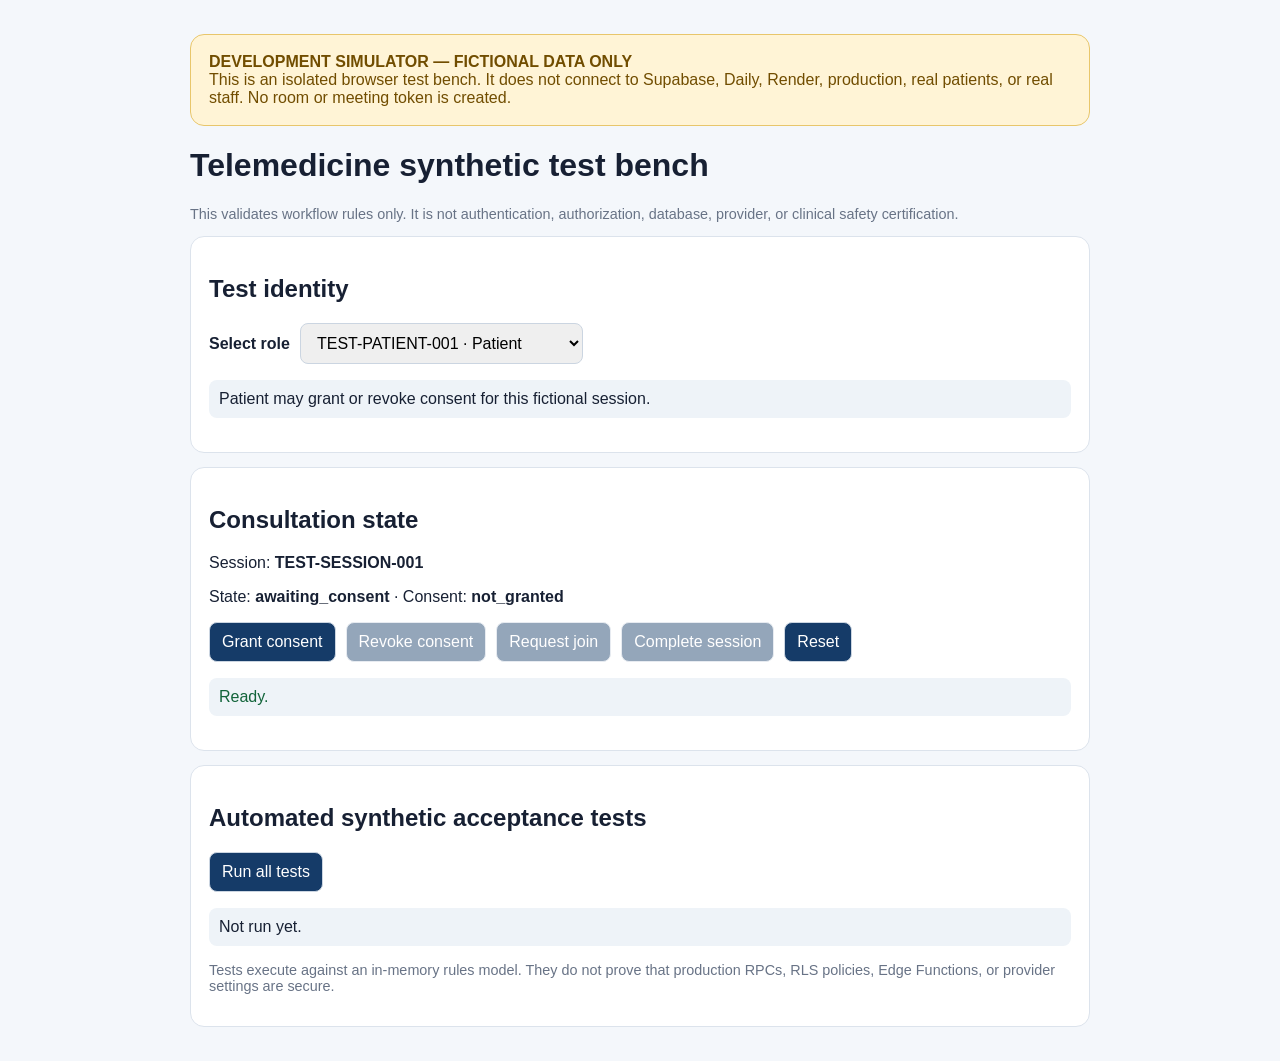
<file: dev/telemedicine-synthetic-test.html>
<!doctype html>
<html lang="en">
<head>
<meta charset="utf-8"><meta name="viewport" content="width=device-width,initial-scale=1">
<title>HealthOS — Synthetic Telemedicine Test Bench</title>
<style>
:root{font-family:Arial,sans-serif;color:#172033;background:#f4f7fb}body{margin:0;padding:20px}.wrap{max-width:900px;margin:auto}.banner,.card{background:white;border:1px solid #dce3ec;border-radius:14px;padding:18px;margin:14px 0}.banner{background:#fff4d6;border-color:#e8c66b;color:#714d00}.row{display:flex;gap:10px;flex-wrap:wrap;align-items:center}label{font-weight:600}select,button{font:inherit;padding:10px 12px;border-radius:8px;border:1px solid #cbd5e1}button{background:#153b68;color:white;cursor:pointer}button:disabled{opacity:.45;cursor:not-allowed}.status{padding:10px;background:#eef3f8;border-radius:8px}.pass{color:#12643a}.fail{color:#a11b1b}.small{color:#687386;font-size:.9rem}
</style>
</head>
<body><main class="wrap">
<div class="banner"><strong>DEVELOPMENT SIMULATOR — FICTIONAL DATA ONLY</strong><br>This is an isolated browser test bench. It does not connect to Supabase, Daily, Render, production, real patients, or real staff. No room or meeting token is created.</div>
<h1>Telemedicine synthetic test bench</h1>
<p class="small">This validates workflow rules only. It is not authentication, authorization, database, provider, or clinical safety certification.</p>
<section class="card"><h2>Test identity</h2><div class="row"><label for="identity">Select role</label><select id="identity"><option value="patient">TEST-PATIENT-001 · Patient</option><option value="doctor">TEST-DOCTOR-001 · Doctor</option><option value="nurse">TEST-NURSE-001 · Nurse</option><option value="admin">TEST-ADMIN-001 · Administrator</option></select></div><p id="identityInfo" class="status" aria-live="polite"></p></section>
<section class="card"><h2>Consultation state</h2><p>Session: <b>TEST-SESSION-001</b></p><p>State: <b id="sessionState">awaiting_consent</b> · Consent: <b id="consentState">not_granted</b></p><div class="row"><button id="grant">Grant consent</button><button id="revoke">Revoke consent</button><button id="join">Request join</button><button id="complete">Complete session</button><button id="reset">Reset</button></div><p id="result" class="status" aria-live="polite">Ready.</p></section>
<section class="card"><h2>Automated synthetic acceptance tests</h2><button id="runTests">Run all tests</button><p id="summary" class="status">Not run yet.</p><ol id="checks"></ol><p class="small">Tests execute against an in-memory rules model. They do not prove that production RPCs, RLS policies, Edge Functions, or provider settings are secure.</p></section>
</main>
<script>
(()=>{"use strict";
const $=id=>document.getElementById(id);
const fresh=()=>({consent:false,state:"awaiting_consent"});
let model=fresh();
const staff=["doctor","nurse"];
function grant(m,role){if(role!=="patient"||m.state==="completed"||m.state==="revoked")return false;m.consent=true;if(m.state==="awaiting_consent")m.state="ready";return true}
function revoke(m,role){if(role!=="patient"||!m.consent||m.state==="completed")return false;m.consent=false;m.state="revoked";return true}
function join(m,role){if(!staff.includes(role)||!m.consent||!["ready","active"].includes(m.state))return false;m.state="active";return true}
function complete(m,role){if(!staff.includes(role)||m.state!=="active")return false;m.state="completed";return true}
function render(message="Ready.",ok=true){$("sessionState").textContent=model.state;$("consentState").textContent=model.consent?"granted":"not_granted";const role=$("identity").value;$("grant").disabled=role!=="patient";$("revoke").disabled=role!=="patient"||!model.consent;$("join").disabled=!staff.includes(role)||!model.consent||!["ready","active"].includes(model.state);$("complete").disabled=!staff.includes(role)||model.state!=="active";$("identityInfo").textContent=role==="patient"?"Patient may grant or revoke consent for this fictional session.":staff.includes(role)?"Clinical staff may join only after current patient consent.":"Administrator is not automatically granted clinical consultation access."; $("result").textContent=message;$("result").className="status "+(ok?"pass":"fail")}
$("identity").addEventListener("change",()=>render());
$("grant").onclick=()=>{const ok=grant(model,$("identity").value);render(ok?"Synthetic consent granted in browser memory only.":"Blocked: patient role required or session is closed.",ok)};
$("revoke").onclick=()=>{const ok=revoke(model,$("identity").value);render(ok?"Consent revoked; active consultation state is terminated in this simulator.":"Blocked: patient role required or no revocable consent.",ok)};
$("join").onclick=()=>{const ok=join(model,$("identity").value);render(ok?"Simulated join allowed; no provider room or token created.":"Blocked: doctor/nurse role, current consent and an eligible session are required.",ok)};
$("complete").onclick=()=>{const ok=complete(model,$("identity").value);render(ok?"Synthetic session completed.":"Blocked: only an active session may be completed by doctor/nurse.",ok)};
$("reset").onclick=()=>{model=fresh();render("Browser-only test state reset.")};
const test=(name,fn)=>({name,ok:!!fn()});
function run(){
const results=[];
results.push(test("Doctor cannot join before consent",()=>!join(fresh(),"doctor")));
results.push(test("Nurse cannot join before consent",()=>!join(fresh(),"nurse")));
results.push(test("Patient can grant consent",()=>{const m=fresh();return grant(m,"patient")&&m.consent&&m.state==="ready"}));
results.push(test("Doctor can join after consent",()=>{const m=fresh();grant(m,"patient");return join(m,"doctor")&&m.state==="active"}));
results.push(test("Nurse can join after consent",()=>{const m=fresh();grant(m,"patient");return join(m,"nurse")&&m.state==="active"}));
results.push(test("Doctor cannot grant consent",()=>!grant(fresh(),"doctor")));
results.push(test("Doctor cannot revoke patient consent",()=>{const m=fresh();grant(m,"patient");return !revoke(m,"doctor")&&m.consent}));
results.push(test("Patient revocation terminates an active session",()=>{const m=fresh();grant(m,"patient");join(m,"doctor");return revoke(m,"patient")&&!m.consent&&m.state==="revoked"&&!join(m,"nurse")}));
results.push(test("Patient cannot complete a session",()=>{const m=fresh();grant(m,"patient");join(m,"doctor");return !complete(m,"patient")&&m.state==="active"}));
results.push(test("Doctor can complete an active session",()=>{const m=fresh();grant(m,"patient");join(m,"doctor");return complete(m,"doctor")&&m.state==="completed"}));
results.push(test("Completed session cannot be rejoined",()=>{const m=fresh();grant(m,"patient");join(m,"doctor");complete(m,"doctor");return !join(m,"nurse")}));
results.push(test("Administrator has no automatic clinical join permission",()=>{const m=fresh();grant(m,"patient");return !join(m,"admin")&&!complete(m,"admin")}));
$("checks").innerHTML=results.map(r=>"<li class='"+(r.ok?"pass":"fail")+"'>"+(r.ok?"PASS — ":"FAIL — ")+r.name+"</li>").join("");
const passed=results.filter(r=>r.ok).length;$("summary").textContent=passed+"/"+results.length+" tests passed."; $("summary").className="status "+(passed===results.length?"pass":"fail");
}
$("runTests").onclick=run;render();
})();
</script></body></html>
</file>
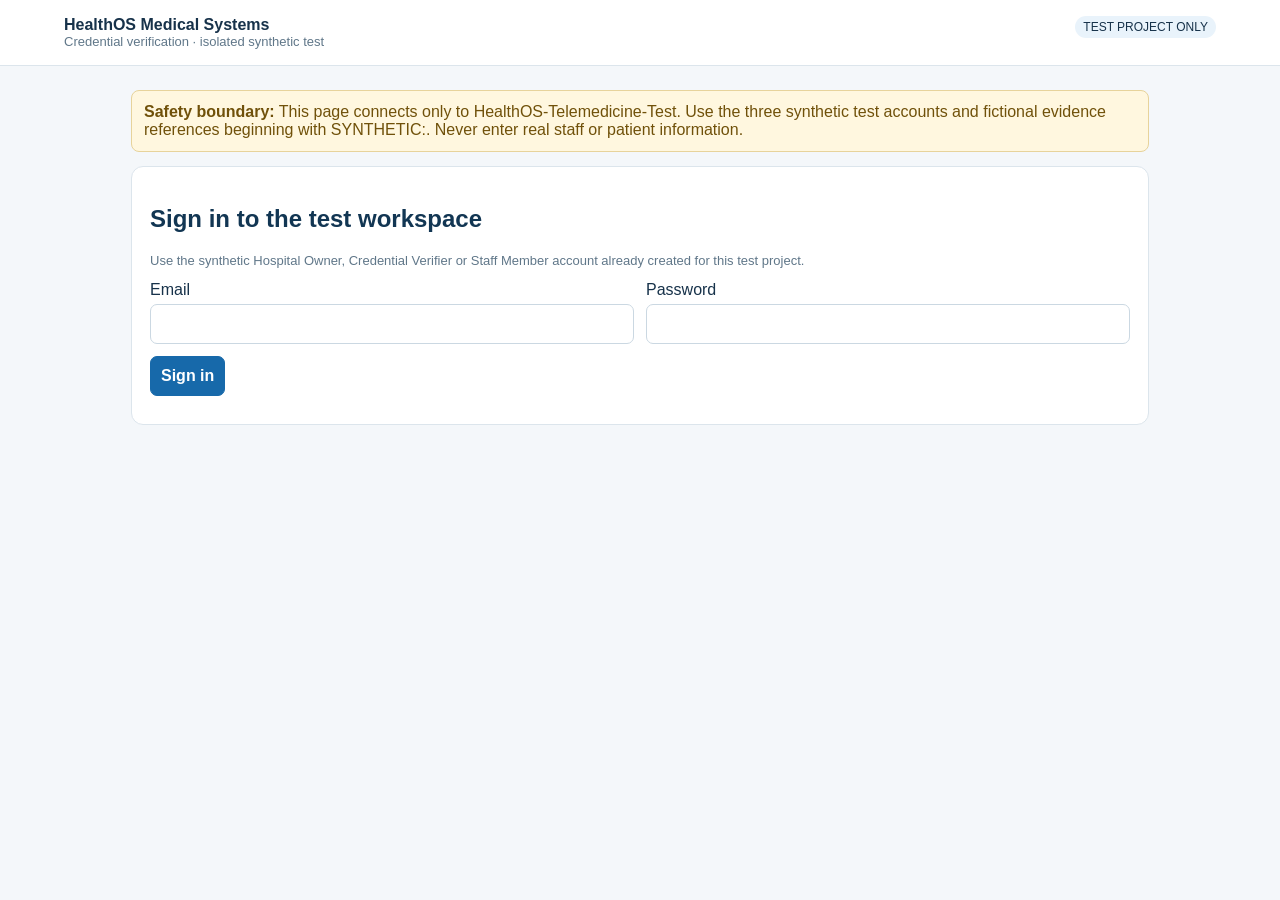
<file: prototypes/credential-review-workspace-connected-test.html>
<!doctype html>
<html lang="en">
<head>
<meta charset="utf-8"><meta name="viewport" content="width=device-width,initial-scale=1">
<title>HealthOS Credential Review — Connected Test</title>
<style>
:root{font-family:Arial,sans-serif;color:#17324a;background:#f4f7fa}*{box-sizing:border-box}body{margin:0}.top{background:#fff;padding:16px 5%;border-bottom:1px solid #dce5ec;display:flex;justify-content:space-between;gap:12px;flex-wrap:wrap}.wrap{max-width:1050px;margin:24px auto;padding:0 16px}h1,h2,h3{color:#123653}.banner{background:#fff7df;border:1px solid #e7d39b;border-radius:8px;padding:12px;margin:14px 0;color:#70510a}.panel{background:white;border:1px solid #dce5ec;border-radius:12px;padding:18px;margin:14px 0}.grid{display:grid;grid-template-columns:repeat(2,minmax(0,1fr));gap:12px}.field{display:flex;flex-direction:column;gap:5px}input,select,textarea,button{font:inherit;padding:10px;border:1px solid #cbd8e2;border-radius:7px}button{cursor:pointer;background:#1769aa;color:white;border-color:#1769aa;font-weight:600}.secondary{background:white;color:#23465f;border-color:#cbd8e2}.danger{background:#a52b22;border-color:#a52b22}.tabs{display:flex;gap:8px;flex-wrap:wrap}.tabs button{background:white;color:#23465f}.tabs button.active{background:#1769aa;color:white}.hidden{display:none!important}.muted{color:#607789;font-size:13px}.row{border:1px solid #e0e8ee;border-radius:8px;padding:12px;margin:9px 0}.row strong{display:block}.actions{display:flex;gap:8px;flex-wrap:wrap;margin-top:10px}.status{margin:10px 0;color:#17633e;white-space:pre-wrap}.error{color:#a52b22}.pill{display:inline-block;padding:4px 8px;border-radius:20px;background:#e9f3fb;font-size:12px}.full{grid-column:1/-1}@media(max-width:620px){.grid{grid-template-columns:1fr}.full{grid-column:auto}}
</style>
</head>
<body>
<header class="top"><div><strong>HealthOS Medical Systems</strong><div class="muted">Credential verification · isolated synthetic test</div></div><div><span class="pill">TEST PROJECT ONLY</span> <button id="signOut" class="secondary hidden">Sign out</button></div></header>
<main class="wrap">
<div class="banner"><strong>Safety boundary:</strong> This page connects only to HealthOS-Telemedicine-Test. Use the three synthetic test accounts and fictional evidence references beginning with SYNTHETIC:. Never enter real staff or patient information.</div>
<section id="login" class="panel"><h2>Sign in to the test workspace</h2><p class="muted">Use the synthetic Hospital Owner, Credential Verifier or Staff Member account already created for this test project.</p><form id="loginForm" class="grid"><label class="field">Email<input id="email" type="email" autocomplete="username" required></label><label class="field">Password<input id="password" type="password" autocomplete="current-password" required></label><div class="full"><button type="submit">Sign in</button></div></form><div id="loginMsg" class="status" role="status"></div></section>
<section id="app" class="hidden">
<div class="panel"><h2 id="welcome">Credential workspace</h2><div id="identity" class="muted"></div><div class="tabs" style="margin-top:14px"><button data-view="mine" class="active">My submissions</button><button data-view="queue" id="queueTab" class="hidden">Review queue</button><button data-view="verifiers" id="ownerTab" class="hidden">Verifier management</button><button data-view="expiry" id="expiryTab" class="hidden">Expiry monitoring</button></div></div>
<section id="mine" class="panel"><h3>Submit a synthetic credential</h3><form id="submitForm" class="grid">
<label class="field">Credential type<select id="recordType"><option value="professional_license">Professional licence</option><option value="qualification">Qualification</option><option value="mandatory_training">Mandatory training</option><option value="competency_assessment">Competency assessment</option></select></label>
<label class="field">Document title<input id="recordTitle" maxlength="140" required></label><label class="field">Issuing body<input id="issuingBody" maxlength="140" required></label><label class="field">Registration number<input id="registrationNumber" maxlength="80"></label><label class="field">Issue date<input id="issueDate" type="date"></label><label class="field">Expiry date<input id="expiryDate" type="date"></label><label class="field">Competency outcome<select id="competency"><option value="">Not applicable</option><option value="competent">Competent</option><option value="competent_with_supervision">Competent with supervision</option><option value="not_yet_competent">Not yet competent</option></select></label><label class="field">Synthetic evidence reference<input id="evidenceRef" pattern="SYNTHETIC:.+" placeholder="SYNTHETIC:demo-document-001" required></label><div class="full"><button type="submit">Submit for verification</button></div></form><div id="submitMsg" class="status"></div><h3>My credential records</h3><div id="myRecords"></div></section>
<section id="queue" class="panel hidden"><h3>Pending credential review</h3><button id="refreshQueue" class="secondary">Refresh queue</button><div id="queueRecords"></div><div id="reviewMsg" class="status"></div></section>
<section id="verifiers" class="panel hidden"><h3>Manage verifier access</h3><p class="muted">Only the synthetic hospital owner can appoint or deactivate the credential verifier.</p><form id="verifierForm" class="grid"><label class="field">Verifier account<select id="verifierUser"><option value="d5f1b3fa-68b3-4c3f-b3d8-1982ecfd93df">Synthetic Credential Verifier</option><option value="65ca4f69-2173-443c-af9f-57587f3c81cc">Synthetic Hospital Owner</option></select></label><label class="field">Role<select id="verifierRole"><option value="credential_verifier">Credential verifier</option><option value="hospital_owner">Hospital owner</option></select></label><div class="full actions"><button type="submit">Appoint / activate</button><button type="button" class="danger" id="deactivateVerifier">Deactivate selected assignment</button></div></form><div id="ownerMsg" class="status"></div></section>
<section id="expiry" class="panel hidden"><h3>Professional credential expiry watchlist</h3><p class="muted">Read-only monitoring of verified credentials. This does not suspend staff or authorise clinical practice.</p><div class="actions"><label class="field">Look-ahead window<select id="expiryDays"><option value="30">Next 30 days</option><option value="60" selected>Next 60 days</option><option value="90">Next 90 days</option><option value="180">Next 180 days</option><option value="365">Next 365 days</option></select></label><button id="refreshExpiry" class="secondary">Refresh watchlist</button></div><div id="expiryMsg" class="status"></div><div id="expiryRecords"></div></section>
</section>
</section>
</main>
<script type="module">
import { createClient } from 'https://esm.sh/@supabase/supabase-js@2';
const SUPABASE_URL='https://efhifeqtraibxvzozmob.supabase.co';
const SUPABASE_PUBLISHABLE_KEY='sb_publishable_t2jFPVXQ66kauAbI2lM9pw_dDxt40mF';
const db=createClient(SUPABASE_URL,SUPABASE_PUBLISHABLE_KEY);
const $=id=>document.getElementById(id);let context=null;
const labels={professional_license:'Professional licence',qualification:'Qualification',mandatory_training:'Mandatory training',competency_assessment:'Competency assessment'};
const safe=v=>String(v??'').replace(/[&<>"']/g,c=>({'&':'&amp;','<':'&lt;','>':'&gt;','"':'&quot;',"'":'&#39;'}[c]));
function message(id,msg,error=false){$(id).textContent=msg;$(id).classList.toggle('error',error)}
function showView(view){['mine','queue','verifiers','expiry'].forEach(v=>$(v).classList.toggle('hidden',v!==view));document.querySelectorAll('[data-view]').forEach(b=>b.classList.toggle('active',b.dataset.view===view));if(view==='queue')loadQueue();if(view==='mine')loadMine();if(view==='expiry')loadExpiry();}
async function call(name,args={}){const {data,error}=await db.rpc(name,args);if(error)throw error;return data;}
async function loadContext(){const c=await call('healthos_credential_get_my_context');if(!c||!c.staff_id||!c.hospital_id||!c.is_active)throw new Error('This signed-in account has no active synthetic staff profile.');context=c;$('login').classList.add('hidden');$('app').classList.remove('hidden');$('signOut').classList.remove('hidden');$('welcome').textContent='Welcome, '+c.display_name;$('identity').textContent=c.staff_code+' · '+c.professional_role_code+' · Synthetic hospital';$('queueTab').classList.toggle('hidden',!(c.is_credential_verifier||c.is_hospital_owner));$('ownerTab').classList.toggle('hidden',!c.is_hospital_owner);$('expiryTab').classList.toggle('hidden',!(c.is_credential_verifier||c.is_hospital_owner));showView('mine');}
async function loadMine(){try{const rows=await call('healthos_credential_get_mine');$('myRecords').innerHTML=(rows||[]).length?rows.map(r=>'<div class="row"><strong>'+safe(r.record_title||'Credential')+'</strong><span class="muted">'+safe(r.record_type||'')+' · '+safe(r.status||'')+'</span><div class="actions"><button class="secondary" data-history="'+safe(r.credential_id)+'">View history</button></div><div id="history-'+safe(r.credential_id)+'"></div></div>').join(''):'<p class="muted">No submissions yet.</p>';}catch(e){message('submitMsg',e.message,true)}}
async function loadQueue(){try{const rows=await call('healthos_credential_get_pending',{p_hospital_id:context.hospital_id});$('queueRecords').innerHTML=(rows||[]).length?rows.map(r=>'<article class="row"><strong>'+safe(r.record_title||'Credential')+'</strong><div class="muted">'+safe(r.staff_name||'Staff')+' · '+safe(r.professional_role_code||'')+' · '+safe(r.record_type||'')+'</div><div class="muted">Evidence: '+safe(r.evidence_reference||'Synthetic reference')+'</div><label class="field">Review reason<textarea id="note-'+safe(r.credential_id)+'" rows="2" maxlength="1000" placeholder="Explain the verification decision"></textarea></label><div class="actions"><button data-review="verified" data-id="'+safe(r.credential_id)+'">Approve</button><button class="danger" data-review="rejected" data-id="'+safe(r.credential_id)+'">Reject</button><button class="secondary" data-history="'+safe(r.credential_id)+'">History</button></div><div id="history-'+safe(r.credential_id)+'"></div></article>').join(''):'<p class="muted">No pending submissions.</p>';}catch(e){message('reviewMsg',e.message,true)}}
async function loadExpiry(){try{message('expiryMsg','Loading watchlist…');const rows=await call('healthos_credential_get_expiry_watchlist',{p_hospital_id:context.hospital_id,p_days_ahead:Number($('expiryDays').value)});$('expiryRecords').innerHTML=(rows||[]).length?rows.map(r=>'<article class="row"><strong>'+safe(r.staff_name)+' · '+safe(r.record_title)+'</strong><div class="muted">'+safe(r.professional_role_code)+' · '+safe(r.record_type)+' · '+safe(r.registration_number||'No registration number')+'</div><div>Expiry: '+safe(r.expiry_date)+' · '+safe(r.days_until_expiry)+' days · <span class="pill">'+safe(r.expiry_state)+'</span></div></article>').join(''):'<p class="muted">No verified credentials expire within this window.</p>';message('expiryMsg','Watchlist refreshed. Read-only results.');}catch(e){message('expiryMsg',e.message,true)}}
$('loginForm').addEventListener('submit',async e=>{e.preventDefault();message('loginMsg','Signing in…');const {error}=await db.auth.signInWithPassword({email:$('email').value.trim(),password:$('password').value});if(error){message('loginMsg',error.message,true);return;}try{await loadContext();}catch(err){message('loginMsg',err.message,true);await db.auth.signOut();}});
$('signOut').addEventListener('click',async()=>{await db.auth.signOut();context=null;$('app').classList.add('hidden');$('login').classList.remove('hidden');$('signOut').classList.add('hidden');$('password').value='';});
document.querySelectorAll('[data-view]').forEach(b=>b.addEventListener('click',()=>showView(b.dataset.view)));
$('submitForm').addEventListener('submit',async e=>{e.preventDefault();try{if($('evidenceRef').value.trim().startsWith('SYNTHETIC:')!==true)throw new Error('Use a fictional SYNTHETIC: evidence reference.');const issue=$('issueDate').value||null,expiry=$('expiryDate').value||null;if(issue&&expiry&&expiry<issue)throw new Error('Expiry date cannot be earlier than issue date.');await call('healthos_credential_submit',{p_hospital_id:context.hospital_id,p_staff_id:context.staff_id,p_record_type:$('recordType').value,p_record_title:$('recordTitle').value.trim(),p_issuing_body:$('issuingBody').value.trim(),p_registration_number:$('registrationNumber').value.trim()||null,p_evidence_reference:$('evidenceRef').value.trim(),p_issue_date:issue,p_expiry_date:expiry,p_competency_outcome:$('competency').value||null});$('submitForm').reset();message('submitMsg','Synthetic credential submitted. Status: pending verification.');await loadMine();}catch(err){message('submitMsg',err.message,true)}});
$('refreshQueue').addEventListener('click',loadQueue);$('refreshExpiry').addEventListener('click',loadExpiry);$('expiryDays').addEventListener('change',loadExpiry);
document.addEventListener('click',async e=>{const review=e.target.closest('[data-review]');if(review){try{const id=review.dataset.id,note=$('note-'+id).value.trim();if(note.length<3)throw new Error('Enter a meaningful review reason first.');await call('healthos_credential_review',{p_credential_id:id,p_decision:review.dataset.review,p_notes:note});message('reviewMsg','Decision saved and audit event recorded.');await loadQueue();}catch(err){message('reviewMsg',err.message,true)}}
const hist=e.target.closest('[data-history]');if(hist){const id=hist.dataset.history;try{const data=await call('healthos_credential_get_history',{p_credential_id:id});$('history-'+id).innerHTML='<pre style="white-space:pre-wrap;overflow-wrap:anywhere">'+safe(JSON.stringify(data,null,2))+'</pre>';}catch(err){$('history-'+id).textContent=err.message;}}});
$('verifierForm').addEventListener('submit',async e=>{e.preventDefault();try{const result=await call('healthos_credential_manage_verifier',{p_hospital_id:context.hospital_id,p_verifier_user_id:$('verifierUser').value,p_verifier_role:$('verifierRole').value,p_active:true});message('ownerMsg',JSON.stringify(result));}catch(err){message('ownerMsg',err.message,true)}});
$('deactivateVerifier').addEventListener('click',async()=>{try{const result=await call('healthos_credential_manage_verifier',{p_hospital_id:context.hospital_id,p_verifier_user_id:$('verifierUser').value,p_verifier_role:$('verifierRole').value,p_active:false});message('ownerMsg',JSON.stringify(result));}catch(err){message('ownerMsg',err.message,true)}});
const {data:{session}}=await db.auth.getSession();if(session){try{await loadContext()}catch(e){await db.auth.signOut();}}
</script>
</body></html>
</file>
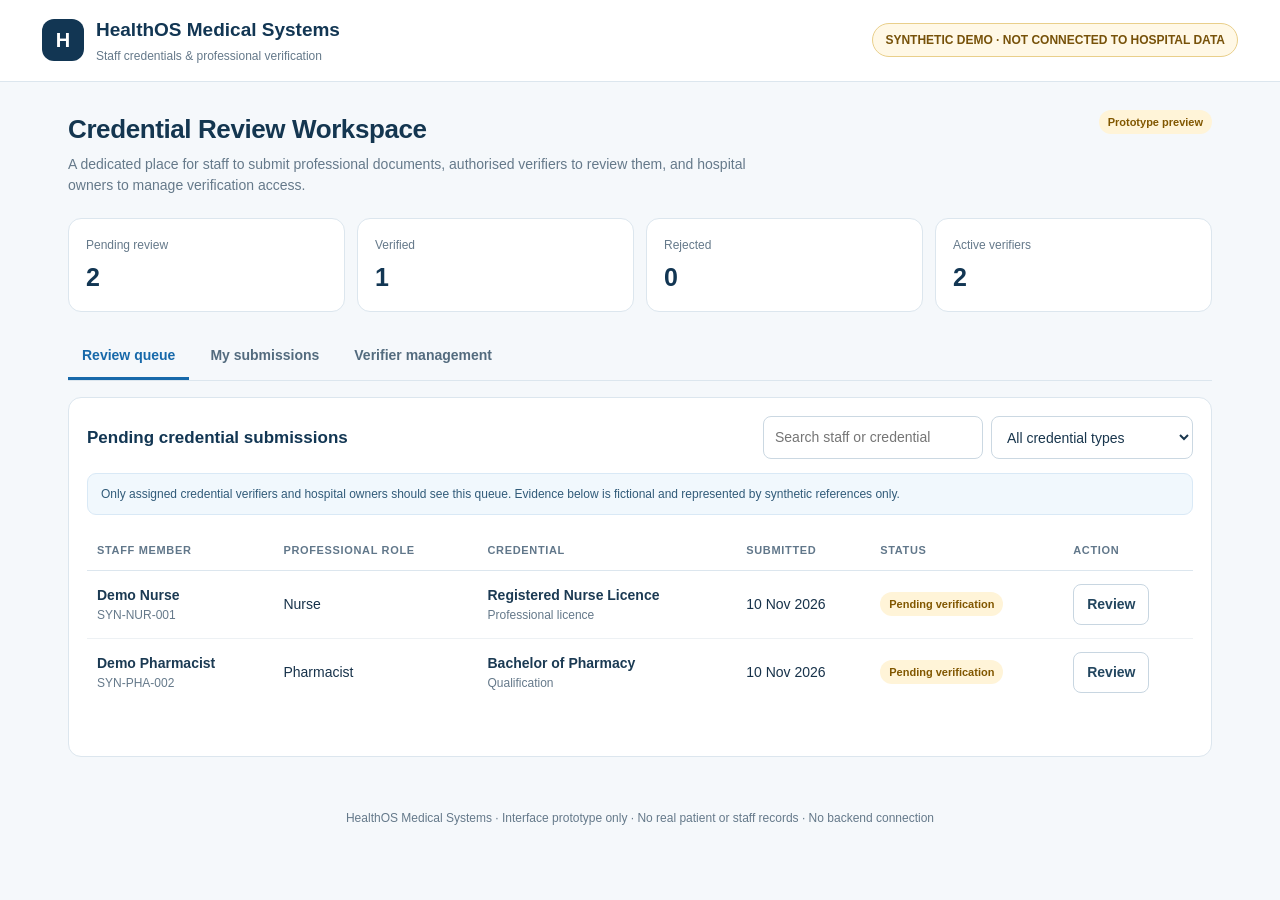
<file: prototypes/credential-review-workspace.html>
<!doctype html>
<html lang="en">
<head>
<meta charset="utf-8">
<meta name="viewport" content="width=device-width,initial-scale=1">
<meta name="theme-color" content="#ffffff">
<title>HealthOS | Credential Review Workspace — Prototype</title>
<style>
:root{font-family:Inter,"Segoe UI",Arial,sans-serif;color:#17324a;background:#f5f8fb;--navy:#123653;--blue:#1769aa;--line:#dce6ee;--muted:#65798a;--green:#16794b;--amber:#986400;--red:#b42318}
*{box-sizing:border-box}body{margin:0;font-size:14px;line-height:1.5}button,input,select,textarea{font:inherit}button{cursor:pointer}
.top{background:#fff;border-bottom:1px solid var(--line);padding:16px clamp(16px,4vw,42px);display:flex;justify-content:space-between;align-items:center;gap:16px;flex-wrap:wrap}
.brand{display:flex;align-items:center;gap:12px}.mark{width:42px;height:42px;border-radius:12px;background:var(--navy);color:white;display:grid;place-items:center;font-weight:800;font-size:20px}.brand h1{font-size:19px;margin:0;color:var(--navy)}.brand p{margin:2px 0 0;color:var(--muted);font-size:12px}
.demo{border:1px solid #e9cf8b;background:#fff8e6;color:#77520a;border-radius:999px;padding:7px 12px;font-size:12px;font-weight:700}
.wrap{max-width:1180px;margin:28px auto;padding:0 18px}.heading{display:flex;justify-content:space-between;gap:16px;align-items:flex-start;flex-wrap:wrap}.heading h2{margin:0;color:#143650;font-size:26px;letter-spacing:-.4px}.heading p{margin:5px 0 0;color:var(--muted);max-width:700px}
.stats{display:grid;grid-template-columns:repeat(4,minmax(0,1fr));gap:12px;margin:22px 0}.stat,.panel,.card{background:white;border:1px solid var(--line);border-radius:13px}.stat{padding:15px 17px}.stat span{color:var(--muted);font-size:12px}.stat strong{display:block;font-size:25px;color:var(--navy);margin-top:4px}
.tabs{display:flex;gap:7px;flex-wrap:wrap;border-bottom:1px solid var(--line);margin:22px 0 16px}.tab{border:0;background:transparent;padding:11px 14px;color:#536b7e;border-bottom:3px solid transparent;font-weight:650}.tab[aria-selected=true]{color:var(--blue);border-bottom-color:var(--blue)}
.panel{padding:18px}.toolbar{display:flex;gap:10px;align-items:center;justify-content:space-between;flex-wrap:wrap;margin-bottom:14px}.toolbar h3{margin:0;font-size:17px;color:var(--navy)}.filters{display:flex;gap:8px;flex-wrap:wrap}
input,select,textarea{border:1px solid #cbd8e2;border-radius:8px;padding:10px 11px;background:#fff;color:#19364d;min-width:0}input:focus,select:focus,textarea:focus,button:focus-visible{outline:3px solid #b7dcfa;outline-offset:2px}
.search{min-width:220px}.btn{border:1px solid #c8d6e1;background:#fff;color:#23465f;border-radius:8px;padding:9px 13px;font-weight:650}.btn.primary{background:var(--blue);border-color:var(--blue);color:#fff}.btn.good{background:#eaf7ef;border-color:#b8dfc8;color:#12623d}.btn.danger{background:#fff1f0;border-color:#f0c5c1;color:#a12219}.btn:disabled{opacity:.5;cursor:not-allowed}
.table-wrap{overflow-x:auto}table{width:100%;border-collapse:collapse;min-width:680px}th{text-align:left;color:#61778a;font-size:11px;text-transform:uppercase;letter-spacing:.06em;padding:11px 10px;border-bottom:1px solid var(--line)}td{padding:13px 10px;border-bottom:1px solid #edf1f4;vertical-align:middle}tbody tr:last-child td{border-bottom:0}.name{font-weight:700;color:#1b3a53}.sub{font-size:12px;color:var(--muted)}.badge{display:inline-block;border-radius:999px;padding:4px 9px;font-size:11px;font-weight:750;background:#fff4d8;color:#815700}.badge.verified{background:#e8f6ed;color:#17633e}.badge.rejected{background:#fff0ef;color:#a12a20}.badge.expired{background:#f1f2f4;color:#586777}
.actions{display:flex;gap:7px;flex-wrap:wrap}.empty{padding:28px;text-align:center;color:var(--muted)}.form-grid{display:grid;grid-template-columns:repeat(2,minmax(0,1fr));gap:14px}.field{display:flex;flex-direction:column;gap:6px}.field label{font-weight:650;color:#34536a;font-size:13px}.field small{color:var(--muted)}.field.full{grid-column:1/-1}.form-actions{display:flex;gap:9px;align-items:center;flex-wrap:wrap;margin-top:17px}.note{border:1px solid #d9e9f6;background:#f1f8fd;color:#315b79;border-radius:9px;padding:11px 13px;margin:0 0 16px;font-size:12px}
.detail{margin-top:15px;padding:16px;border:1px solid var(--line);border-radius:10px;background:#fbfdff}.detail h4{margin:0 0 12px;color:var(--navy)}.detail-grid{display:grid;grid-template-columns:repeat(3,minmax(0,1fr));gap:12px}.detail-item span{display:block;font-size:11px;color:var(--muted)}.detail-item strong{overflow-wrap:anywhere}
.toast{min-height:22px;color:var(--green);font-weight:650;margin-top:10px}.hidden{display:none!important}.verifier-list{display:grid;gap:9px}.verifier{display:flex;justify-content:space-between;align-items:center;gap:14px;padding:12px;border:1px solid var(--line);border-radius:9px}
footer{color:var(--muted);font-size:12px;text-align:center;padding:24px 12px}
@media(max-width:760px){.stats{grid-template-columns:repeat(2,minmax(0,1fr))}.form-grid{grid-template-columns:1fr}.field.full{grid-column:auto}.detail-grid{grid-template-columns:repeat(2,minmax(0,1fr))}.wrap{margin-top:20px}.heading h2{font-size:22px}}
@media(max-width:420px){.stats{gap:8px}.stat{padding:12px}.stat strong{font-size:21px}.search{min-width:100%;width:100%}.filters{width:100%}.filters select{flex:1}.detail-grid{grid-template-columns:1fr}}
</style>
</head>
<body>
<header class="top">
  <div class="brand"><div class="mark" aria-hidden="true">H</div><div><h1>HealthOS Medical Systems</h1><p>Staff credentials & professional verification</p></div></div>
  <span class="demo">SYNTHETIC DEMO · NOT CONNECTED TO HOSPITAL DATA</span>
</header>
<main class="wrap">
  <div class="heading"><div><h2>Credential Review Workspace</h2><p>A dedicated place for staff to submit professional documents, authorised verifiers to review them, and hospital owners to manage verification access.</p></div><span class="badge">Prototype preview</span></div>
  <section class="stats" aria-label="Credential summary">
    <div class="stat"><span>Pending review</span><strong id="pendingCount">2</strong></div>
    <div class="stat"><span>Verified</span><strong id="verifiedCount">1</strong></div>
    <div class="stat"><span>Rejected</span><strong id="rejectedCount">0</strong></div>
    <div class="stat"><span>Active verifiers</span><strong id="verifierCount">2</strong></div>
  </section>
  <nav class="tabs" role="tablist" aria-label="Credential workspace sections">
    <button class="tab" role="tab" aria-selected="true" aria-controls="queue" id="tab-queue" data-tab="queue">Review queue</button>
    <button class="tab" role="tab" aria-selected="false" aria-controls="submit" id="tab-submit" data-tab="submit">My submissions</button>
    <button class="tab" role="tab" aria-selected="false" aria-controls="verifiers" id="tab-verifiers" data-tab="verifiers">Verifier management</button>
  </nav>
  <section class="panel" id="queue" role="tabpanel" aria-labelledby="tab-queue">
    <div class="toolbar"><h3>Pending credential submissions</h3><div class="filters"><input class="search" id="search" type="search" placeholder="Search staff or credential" aria-label="Search staff or credential"><select id="typeFilter" aria-label="Filter by credential type"><option value="">All credential types</option><option value="professional_license">Professional licence</option><option value="qualification">Qualification</option><option value="mandatory_training">Mandatory training</option><option value="competency_assessment">Competency assessment</option></select></div></div>
    <p class="note">Only assigned credential verifiers and hospital owners should see this queue. Evidence below is fictional and represented by synthetic references only.</p>
    <div class="table-wrap"><table><thead><tr><th>Staff member</th><th>Professional role</th><th>Credential</th><th>Submitted</th><th>Status</th><th>Action</th></tr></thead><tbody id="queueRows"></tbody></table></div>
    <div id="detail" class="detail hidden" aria-live="polite"></div>
    <div class="toast" id="queueMessage" role="status" aria-live="polite"></div>
  </section>
  <section class="panel hidden" id="submit" role="tabpanel" aria-labelledby="tab-submit">
    <div class="toolbar"><h3>My credential submissions</h3><span class="sub">Signed-in synthetic staff member: Demo Nurse</span></div>
    <p class="note">This preview does not upload files or save information. The real workflow will securely store evidence and record a pending-verification event.</p>
    <form id="submissionForm">
      <div class="form-grid">
        <div class="field"><label for="recordType">Credential type</label><select id="recordType" required><option value="professional_license">Professional licence</option><option value="qualification">Qualification</option><option value="mandatory_training">Mandatory training</option><option value="competency_assessment">Competency assessment</option></select></div>
        <div class="field"><label for="recordTitle">Credential / document title</label><input id="recordTitle" required maxlength="140" placeholder="e.g. Registered Nurse Licence"></div>
        <div class="field"><label for="issuingBody">Issuing professional body / institution</label><input id="issuingBody" required maxlength="140" placeholder="Issuing organisation"></div>
        <div class="field"><label for="registrationNumber">Registration number (if applicable)</label><input id="registrationNumber" maxlength="80" placeholder="Enter registration number"></div>
        <div class="field"><label for="issueDate">Issue date</label><input id="issueDate" type="date"></div>
        <div class="field"><label for="expiryDate">Expiry date (if applicable)</label><input id="expiryDate" type="date"></div>
        <div class="field"><label for="competency">Competency outcome (if applicable)</label><select id="competency"><option value="">Not applicable</option><option value="competent">Competent</option><option value="competent_with_supervision">Competent with supervision</option><option value="not_yet_competent">Not yet competent</option></select></div>
        <div class="field"><label for="evidenceRef">Synthetic evidence reference</label><input id="evidenceRef" required pattern="SYNTHETIC:.+" placeholder="SYNTHETIC:demo-document-001"><small>Must begin with SYNTHETIC: in this prototype.</small></div>
      </div>
      <div class="form-actions"><button class="btn primary" type="submit">Submit for verification</button><button class="btn" type="reset">Clear form</button></div>
    </form>
    <div class="toast" id="submitMessage" role="status" aria-live="polite"></div>
    <div class="table-wrap" style="margin-top:18px"><table><thead><tr><th>Credential</th><th>Issuing body</th><th>Submitted</th><th>Status</th></tr></thead><tbody id="myRows"></tbody></table></div>
  </section>
  <section class="panel hidden" id="verifiers" role="tabpanel" aria-labelledby="tab-verifiers">
    <div class="toolbar"><h3>Hospital verifier access</h3><span class="badge">Hospital owner view</span></div>
    <p class="note">In the live system, only an authorised hospital owner can appoint or deactivate verifiers. A verifier cannot appoint themselves or approve their own submission.</p>
    <div class="verifier-list" id="verifierRows"></div>
    <form id="verifierForm" style="margin-top:18px">
      <div class="form-grid">
        <div class="field"><label for="verifierName">Synthetic staff member</label><input id="verifierName" required placeholder="e.g. Demo Medical Director"></div>
        <div class="field"><label for="verifierRole">Access role</label><select id="verifierRole"><option value="credential_verifier">Credential verifier</option><option value="hospital_owner">Hospital owner</option></select></div>
      </div>
      <div class="form-actions"><button class="btn primary" type="submit">Appoint demo verifier</button></div>
    </form>
    <div class="toast" id="verifierMessage" role="status" aria-live="polite"></div>
  </section>
</main>
<footer>HealthOS Medical Systems · Interface prototype only · No real patient or staff records · No backend connection</footer>
<script>
(()=>{"use strict";
const $=id=>document.getElementById(id);
const esc=v=>String(v??"").replace(/[&<>"']/g,c=>({"&":"&amp;","<":"&lt;",">":"&gt;",'"':"&quot;","'":"&#39;"}[c]));
const labels={professional_license:"Professional licence",qualification:"Qualification",mandatory_training:"Mandatory training",competency_assessment:"Competency assessment"};
let records=[
{id:"CR-DEMO-001",submittedBy:"demo-nurse",staff:"Demo Nurse",staffCode:"SYN-NUR-001",role:"Nurse",type:"professional_license",title:"Registered Nurse Licence",body:"Synthetic Nursing Council",number:"SYN-REG-001",evidence:"SYNTHETIC:demo-licence-001",issue:"2025-01-01",expiry:"2027-01-01",status:"pending_verification",submitted:"10 Nov 2026",notes:"",events:[]},
{id:"CR-DEMO-002",submittedBy:"demo-pharmacist",staff:"Demo Pharmacist",staffCode:"SYN-PHA-002",role:"Pharmacist",type:"qualification",title:"Bachelor of Pharmacy",body:"Synthetic University",number:"",evidence:"SYNTHETIC:demo-degree-002",issue:"2022-06-01",expiry:"",status:"pending_verification",submitted:"10 Nov 2026",notes:"",events:[]},
{id:"CR-DEMO-003",submittedBy:"demo-lab-scientist",staff:"Demo Laboratory Scientist",staffCode:"SYN-LAB-003",role:"Medical Laboratory Scientist",type:"mandatory_training",title:"Infection Prevention Training",body:"Synthetic Training Centre",number:"",evidence:"SYNTHETIC:demo-training-003",issue:"2026-01-01",expiry:"2027-01-01",status:"verified",submitted:"08 Nov 2026",notes:"Synthetic evidence reviewed successfully.",events:[{status:"verified",note:"Synthetic evidence reviewed successfully.",actor:"Demo Verifier",date:"09 Nov 2026"}]}
];
let verifiers=[{name:"Demo Verifier",role:"credential_verifier",active:true},{name:"Demo Hospital Owner",role:"hospital_owner",active:true}];
let selectedId=null;
const currentActor="demo-verifier";
const statusText=s=>s==="pending_verification"?"Pending verification":s==="verified"?"Verified":s==="rejected"?"Rejected":s;
const badge=s=>'<span class="badge '+(s==="verified"?"verified":s==="rejected"?"rejected":"")+'">'+esc(statusText(s))+'</span>';
function renderStats(){$("pendingCount").textContent=records.filter(r=>r.status==="pending_verification").length;$("verifiedCount").textContent=records.filter(r=>r.status==="verified").length;$("rejectedCount").textContent=records.filter(r=>r.status==="rejected").length;$("verifierCount").textContent=verifiers.filter(v=>v.active).length;}
function renderQueue(){const q=$("search").value.toLowerCase(),t=$("typeFilter").value;const rows=records.filter(r=>r.status==="pending_verification"&&(!t||r.type===t)&&(!q||(r.staff+" "+r.title+" "+r.role).toLowerCase().includes(q)));$("queueRows").innerHTML=rows.length?rows.map(r=>'<tr><td><div class="name">'+esc(r.staff)+'</div><div class="sub">'+esc(r.staffCode)+'</div></td><td>'+esc(r.role)+'</td><td><div class="name">'+esc(r.title)+'</div><div class="sub">'+esc(labels[r.type])+'</div></td><td>'+esc(r.submitted)+'</td><td>'+badge(r.status)+'</td><td><button class="btn" data-open="'+esc(r.id)+'">Review</button></td></tr>').join(''):'<tr><td colspan="6" class="empty">No pending submissions match this view.</td></tr>';renderStats();}
function renderDetail(){const r=records.find(x=>x.id===selectedId);if(!r){$("detail").classList.add("hidden");return;}const history=r.events.length?r.events.map(e=>'<p class="sub">'+esc(e.date)+' · '+esc(e.actor)+' · '+esc(e.status)+': '+esc(e.note)+'</p>').join(''):'<p class="sub">No review events yet.</p>';$("detail").classList.remove("hidden");$("detail").innerHTML='<h4>Review submission · '+esc(r.id)+'</h4><div class="detail-grid">'+[['Staff member',r.staff],['Professional role',r.role],['Credential',r.title],['Issuing body',r.body],['Registration number',r.number||"Not supplied"],['Evidence reference',r.evidence],['Issue date',r.issue||"Not supplied"],['Expiry date',r.expiry||"Not applicable"],['Competency outcome',r.competency||"Not supplied"]].map(x=>'<div class="detail-item"><span>'+esc(x[0])+'</span><strong>'+esc(x[1])+'</strong></div>').join('')+'</div><h4 style="margin-top:18px">Review history</h4>'+history+(r.status==="pending_verification"?'<div class="field" style="margin-top:14px"><label for="reviewNote">Review reason (required)</label><textarea id="reviewNote" rows="3" minlength="3" maxlength="1000" placeholder="Explain what was checked and why you are approving or rejecting this submission."></textarea></div><div class="form-actions"><button class="btn good" data-decision="verified" data-id="'+esc(r.id)+'">Approve synthetic credential</button><button class="btn danger" data-decision="rejected" data-id="'+esc(r.id)+'">Reject submission</button></div>':'<p class="note" style="margin-top:14px">This submission has already been reviewed in the local demo.</p>');}
function renderMy(){const mine=records.filter(r=>r.staff==="Demo Nurse");$("myRows").innerHTML=mine.length?mine.map(r=>'<tr><td><div class="name">'+esc(r.title)+'</div><div class="sub">'+esc(labels[r.type])+'</div></td><td>'+esc(r.body)+'</td><td>'+esc(r.submitted)+'</td><td>'+badge(r.status)+'</td></tr>').join(''):'<tr><td colspan="4" class="empty">No demo submissions yet.</td></tr>';}
function renderVerifiers(){$("verifierRows").innerHTML=verifiers.map((v,i)=>'<div class="verifier"><div><div class="name">'+esc(v.name)+'</div><div class="sub">'+(v.role==="hospital_owner"?"Hospital owner":"Credential verifier")+' · '+(v.active?"Active":"Deactivated")+'</div></div><button class="btn '+(v.active?"danger":"good")+'" data-toggle-verifier="'+i+'">'+(v.active?"Deactivate":"Reactivate")+'</button></div>').join('');renderStats();}
document.querySelectorAll("[data-tab]").forEach(btn=>btn.addEventListener("click",()=>{document.querySelectorAll("[data-tab]").forEach(b=>b.setAttribute("aria-selected",String(b===btn)));["queue","submit","verifiers"].forEach(id=>$(id).classList.toggle("hidden",id!==btn.dataset.tab));}));
$("search").addEventListener("input",renderQueue);$("typeFilter").addEventListener("change",renderQueue);
$("queueRows").addEventListener("click",e=>{const b=e.target.closest("[data-open]");if(b){selectedId=b.dataset.open;renderDetail();}});
$("detail").addEventListener("click",e=>{const b=e.target.closest("[data-decision]");if(!b)return;const r=records.find(x=>x.id===b.dataset.id),note=$("reviewNote")?.value.trim();if(!note||note.length<3){$("queueMessage").textContent="Please enter a meaningful review reason before deciding.";return;}if(r.submittedBy===currentActor){$("queueMessage").textContent="Self-verification is blocked. Another authorised verifier must review this submission.";return;}r.status=b.dataset.decision;r.notes=note;r.events.push({status:r.status,note,actor:"Demo Verifier",date:"10 Nov 2026"});$("queueMessage").textContent="Demo decision recorded locally. No database was changed.";renderQueue();renderDetail();});
$("submissionForm").addEventListener("submit",e=>{e.preventDefault();const ref=$("evidenceRef").value.trim(),issue=$("issueDate").value,expiry=$("expiryDate").value;if(!ref.startsWith("SYNTHETIC:")){$("submitMessage").textContent="Evidence reference must begin with SYNTHETIC:.";return;}if(issue&&expiry&&expiry<issue){$("submitMessage").textContent="Expiry date cannot be earlier than issue date.";return;}records.push({id:"CR-DEMO-"+String(records.length+1).padStart(3,"0"),submittedBy:"demo-nurse",staff:"Demo Nurse",staffCode:"SYN-NUR-001",role:"Nurse",type:$("recordType").value,title:$("recordTitle").value.trim(),body:$("issuingBody").value.trim(),number:$("registrationNumber").value.trim(),evidence:ref,issue,expiry,competency:$("competency").value,status:"pending_verification",submitted:"10 Nov 2026",notes:"",events:[]});$("submissionForm").reset();$("submitMessage").textContent="Synthetic submission added to this browser preview only. It was not uploaded or saved.";renderMy();renderQueue();});
$("verifierForm").addEventListener("submit",e=>{e.preventDefault();const name=$("verifierName").value.trim();if(!name)return;verifiers.push({name,role:$("verifierRole").value,active:true});$("verifierForm").reset();$("verifierMessage").textContent="Demo verifier added locally. No account or permission was created.";renderVerifiers();});
$("verifierRows").addEventListener("click",e=>{const b=e.target.closest("[data-toggle-verifier]");if(!b)return;const v=verifiers[Number(b.dataset.toggleVerifier)];v.active=!v.active;$("verifierMessage").textContent="Demo access status changed locally only.";renderVerifiers();});
renderQueue();renderMy();renderVerifiers();
})();
</script>
</body>
</html>
</file>
